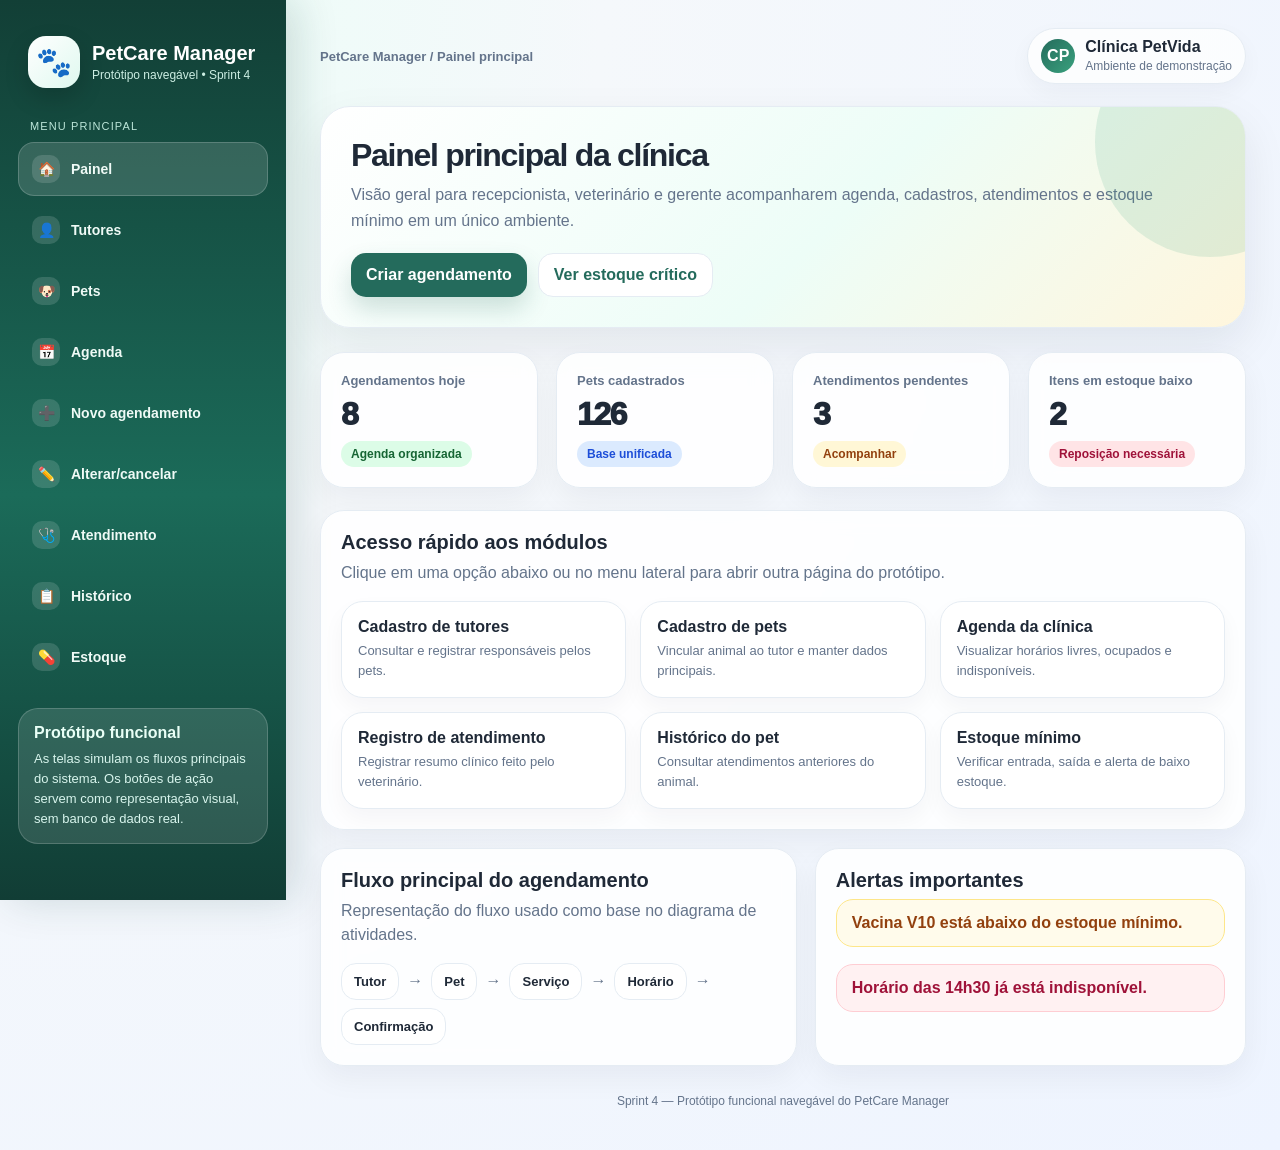
<file: index.html>
<!DOCTYPE html><html lang="pt-BR"><head><meta charset="UTF-8"><meta name="viewport" content="width=device-width,initial-scale=1.0"><title>Painel principal | PetCare Manager</title><link rel="stylesheet" href="assets/style.css"></head><body><div class="layout"><aside class="sidebar"><div class="brand"><div class="logo">🐾</div><div><h1>PetCare Manager</h1><p>Protótipo navegável • Sprint 4</p></div></div><div class="menu-title">Menu principal</div><nav class="nav"><a class="active" href="index.html"><span class="ico">🏠</span>Painel</a>
<a class="" href="tutores.html"><span class="ico">👤</span>Tutores</a>
<a class="" href="pets.html"><span class="ico">🐶</span>Pets</a>
<a class="" href="agenda.html"><span class="ico">📅</span>Agenda</a>
<a class="" href="novo-agendamento.html"><span class="ico">➕</span>Novo agendamento</a>
<a class="" href="alterar-agendamento.html"><span class="ico">✏️</span>Alterar/cancelar</a>
<a class="" href="atendimento.html"><span class="ico">🩺</span>Atendimento</a>
<a class="" href="historico.html"><span class="ico">📋</span>Histórico</a>
<a class="" href="estoque.html"><span class="ico">💊</span>Estoque</a></nav><div class="side-card"><strong>Protótipo funcional</strong><span>As telas simulam os fluxos principais do sistema. Os botões de ação servem como representação visual, sem banco de dados real.</span></div></aside><main class="content"><div class="topbar"><div class="breadcrumbs">PetCare Manager / Painel principal</div><div class="user-chip"><div class="avatar">CP</div><div><strong>Clínica PetVida</strong><br><span style="font-size:12px;color:var(--muted)">Ambiente de demonstração</span></div></div></div><section class="hero"><h2>Painel principal da clínica</h2><p>Visão geral para recepcionista, veterinário e gerente acompanharem agenda, cadastros, atendimentos e estoque mínimo em um único ambiente.</p><div class="hero-actions"><a class="btn" href="novo-agendamento.html">Criar agendamento</a><a class="btn secondary" href="estoque.html">Ver estoque crítico</a></div></section>
<section class="grid kpis"><div class="card"><div class="kpi-label">Agendamentos hoje</div><div class="kpi-value">8</div><span class="badge ok">Agenda organizada</span></div><div class="card"><div class="kpi-label">Pets cadastrados</div><div class="kpi-value">126</div><span class="badge info">Base unificada</span></div><div class="card"><div class="kpi-label">Atendimentos pendentes</div><div class="kpi-value">3</div><span class="badge warn">Acompanhar</span></div><div class="card"><div class="kpi-label">Itens em estoque baixo</div><div class="kpi-value">2</div><span class="badge danger">Reposição necessária</span></div></section>
<section class="card"><h3>Acesso rápido aos módulos</h3><p class="desc">Clique em uma opção abaixo ou no menu lateral para abrir outra página do protótipo.</p><div class="page-links"><a class="link-card" href="tutores.html"><strong>Cadastro de tutores</strong><span>Consultar e registrar responsáveis pelos pets.</span></a><a class="link-card" href="pets.html"><strong>Cadastro de pets</strong><span>Vincular animal ao tutor e manter dados principais.</span></a><a class="link-card" href="agenda.html"><strong>Agenda da clínica</strong><span>Visualizar horários livres, ocupados e indisponíveis.</span></a><a class="link-card" href="atendimento.html"><strong>Registro de atendimento</strong><span>Registrar resumo clínico feito pelo veterinário.</span></a><a class="link-card" href="historico.html"><strong>Histórico do pet</strong><span>Consultar atendimentos anteriores do animal.</span></a><a class="link-card" href="estoque.html"><strong>Estoque mínimo</strong><span>Verificar entrada, saída e alerta de baixo estoque.</span></a></div></section>
<section class="grid cards-2" style="margin-top:18px"><div class="card"><h3>Fluxo principal do agendamento</h3><p class="desc">Representação do fluxo usado como base no diagrama de atividades.</p><div class="mini-flow"><span class="step">Tutor</span><span class="arrow">→</span><span class="step">Pet</span><span class="arrow">→</span><span class="step">Serviço</span><span class="arrow">→</span><span class="step">Horário</span><span class="arrow">→</span><span class="step">Confirmação</span></div></div><div class="card"><h3>Alertas importantes</h3><div class="feedback warn">Vacina V10 está abaixo do estoque mínimo.</div><div class="feedback error">Horário das 14h30 já está indisponível.</div></div></section><div class="footer">Sprint 4 — Protótipo funcional navegável do PetCare Manager</div></main></div></body></html>
</file>
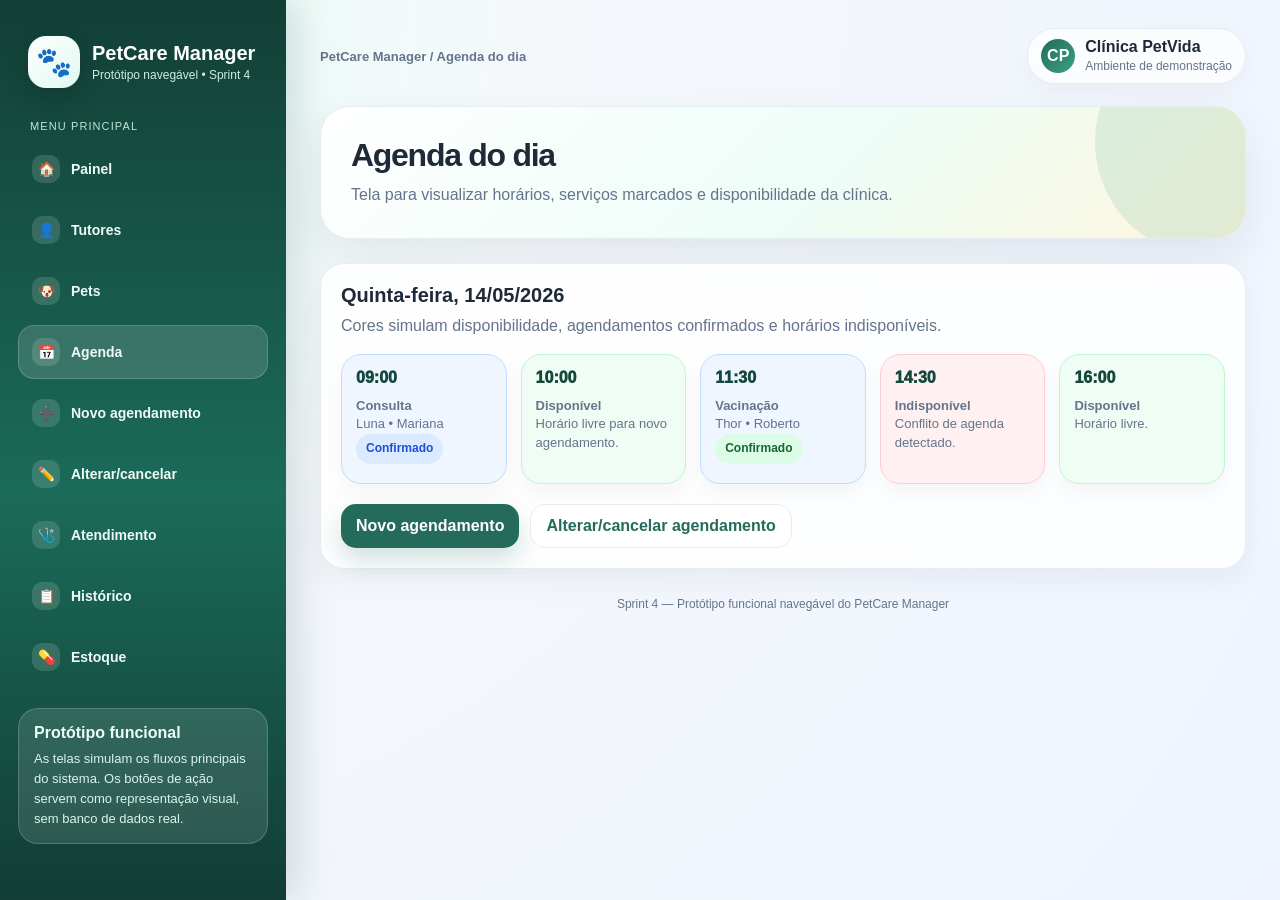
<file: agenda.html>
<!DOCTYPE html><html lang="pt-BR"><head><meta charset="UTF-8"><meta name="viewport" content="width=device-width,initial-scale=1.0"><title>Agenda do dia | PetCare Manager</title><link rel="stylesheet" href="assets/style.css"></head><body><div class="layout"><aside class="sidebar"><div class="brand"><div class="logo">🐾</div><div><h1>PetCare Manager</h1><p>Protótipo navegável • Sprint 4</p></div></div><div class="menu-title">Menu principal</div><nav class="nav"><a class="" href="index.html"><span class="ico">🏠</span>Painel</a>
<a class="" href="tutores.html"><span class="ico">👤</span>Tutores</a>
<a class="" href="pets.html"><span class="ico">🐶</span>Pets</a>
<a class="active" href="agenda.html"><span class="ico">📅</span>Agenda</a>
<a class="" href="novo-agendamento.html"><span class="ico">➕</span>Novo agendamento</a>
<a class="" href="alterar-agendamento.html"><span class="ico">✏️</span>Alterar/cancelar</a>
<a class="" href="atendimento.html"><span class="ico">🩺</span>Atendimento</a>
<a class="" href="historico.html"><span class="ico">📋</span>Histórico</a>
<a class="" href="estoque.html"><span class="ico">💊</span>Estoque</a></nav><div class="side-card"><strong>Protótipo funcional</strong><span>As telas simulam os fluxos principais do sistema. Os botões de ação servem como representação visual, sem banco de dados real.</span></div></aside><main class="content"><div class="topbar"><div class="breadcrumbs">PetCare Manager / Agenda do dia</div><div class="user-chip"><div class="avatar">CP</div><div><strong>Clínica PetVida</strong><br><span style="font-size:12px;color:var(--muted)">Ambiente de demonstração</span></div></div></div><section class="hero"><h2>Agenda do dia</h2><p>Tela para visualizar horários, serviços marcados e disponibilidade da clínica.</p></section>
<section class="card"><h3>Quinta-feira, 14/05/2026</h3><p class="desc">Cores simulam disponibilidade, agendamentos confirmados e horários indisponíveis.</p><div class="agenda-grid"><div class="slot busy"><time>09:00</time><p><strong>Consulta</strong><br>Luna • Mariana<br><span class="badge info">Confirmado</span></p></div><div class="slot free"><time>10:00</time><p><strong>Disponível</strong><br>Horário livre para novo agendamento.</p></div><div class="slot busy"><time>11:30</time><p><strong>Vacinação</strong><br>Thor • Roberto<br><span class="badge ok">Confirmado</span></p></div><div class="slot alert"><time>14:30</time><p><strong>Indisponível</strong><br>Conflito de agenda detectado.</p></div><div class="slot free"><time>16:00</time><p><strong>Disponível</strong><br>Horário livre.</p></div></div><div class="hero-actions"><a class="btn" href="novo-agendamento.html">Novo agendamento</a><a class="btn secondary" href="alterar-agendamento.html">Alterar/cancelar agendamento</a></div></section><div class="footer">Sprint 4 — Protótipo funcional navegável do PetCare Manager</div></main></div></body></html>
</file>
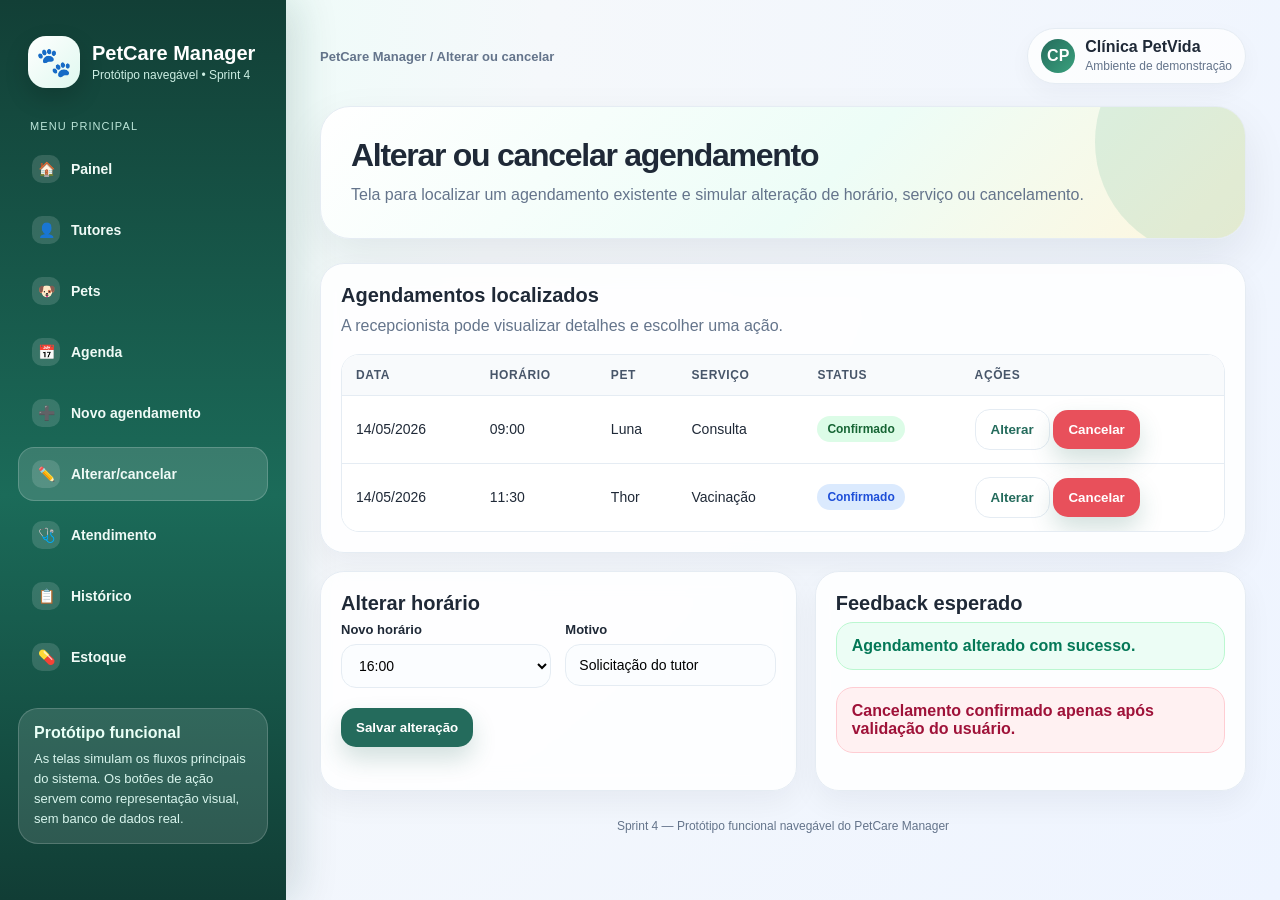
<file: alterar-agendamento.html>
<!DOCTYPE html><html lang="pt-BR"><head><meta charset="UTF-8"><meta name="viewport" content="width=device-width,initial-scale=1.0"><title>Alterar ou cancelar | PetCare Manager</title><link rel="stylesheet" href="assets/style.css"></head><body><div class="layout"><aside class="sidebar"><div class="brand"><div class="logo">🐾</div><div><h1>PetCare Manager</h1><p>Protótipo navegável • Sprint 4</p></div></div><div class="menu-title">Menu principal</div><nav class="nav"><a class="" href="index.html"><span class="ico">🏠</span>Painel</a>
<a class="" href="tutores.html"><span class="ico">👤</span>Tutores</a>
<a class="" href="pets.html"><span class="ico">🐶</span>Pets</a>
<a class="" href="agenda.html"><span class="ico">📅</span>Agenda</a>
<a class="" href="novo-agendamento.html"><span class="ico">➕</span>Novo agendamento</a>
<a class="active" href="alterar-agendamento.html"><span class="ico">✏️</span>Alterar/cancelar</a>
<a class="" href="atendimento.html"><span class="ico">🩺</span>Atendimento</a>
<a class="" href="historico.html"><span class="ico">📋</span>Histórico</a>
<a class="" href="estoque.html"><span class="ico">💊</span>Estoque</a></nav><div class="side-card"><strong>Protótipo funcional</strong><span>As telas simulam os fluxos principais do sistema. Os botões de ação servem como representação visual, sem banco de dados real.</span></div></aside><main class="content"><div class="topbar"><div class="breadcrumbs">PetCare Manager / Alterar ou cancelar</div><div class="user-chip"><div class="avatar">CP</div><div><strong>Clínica PetVida</strong><br><span style="font-size:12px;color:var(--muted)">Ambiente de demonstração</span></div></div></div><section class="hero"><h2>Alterar ou cancelar agendamento</h2><p>Tela para localizar um agendamento existente e simular alteração de horário, serviço ou cancelamento.</p></section>
<section class="card"><h3>Agendamentos localizados</h3><p class="desc">A recepcionista pode visualizar detalhes e escolher uma ação.</p><div class="table-wrap"><table><tr><th>Data</th><th>Horário</th><th>Pet</th><th>Serviço</th><th>Status</th><th>Ações</th></tr><tr><td>14/05/2026</td><td>09:00</td><td>Luna</td><td>Consulta</td><td><span class="badge ok">Confirmado</span></td><td><button class="btn secondary">Alterar</button> <button class="btn danger">Cancelar</button></td></tr><tr><td>14/05/2026</td><td>11:30</td><td>Thor</td><td>Vacinação</td><td><span class="badge info">Confirmado</span></td><td><button class="btn secondary">Alterar</button> <button class="btn danger">Cancelar</button></td></tr></table></div></section><section class="grid cards-2" style="margin-top:18px"><div class="card"><h3>Alterar horário</h3><div class="form-grid"><div class="field"><label>Novo horário</label><select><option>16:00</option><option>17:00</option></select></div><div class="field"><label>Motivo</label><input value="Solicitação do tutor"></div></div><div class="hero-actions"><button class="btn">Salvar alteração</button></div></div><div class="card"><h3>Feedback esperado</h3><div class="feedback success">Agendamento alterado com sucesso.</div><div class="feedback error">Cancelamento confirmado apenas após validação do usuário.</div></div></section><div class="footer">Sprint 4 — Protótipo funcional navegável do PetCare Manager</div></main></div></body></html>
</file>
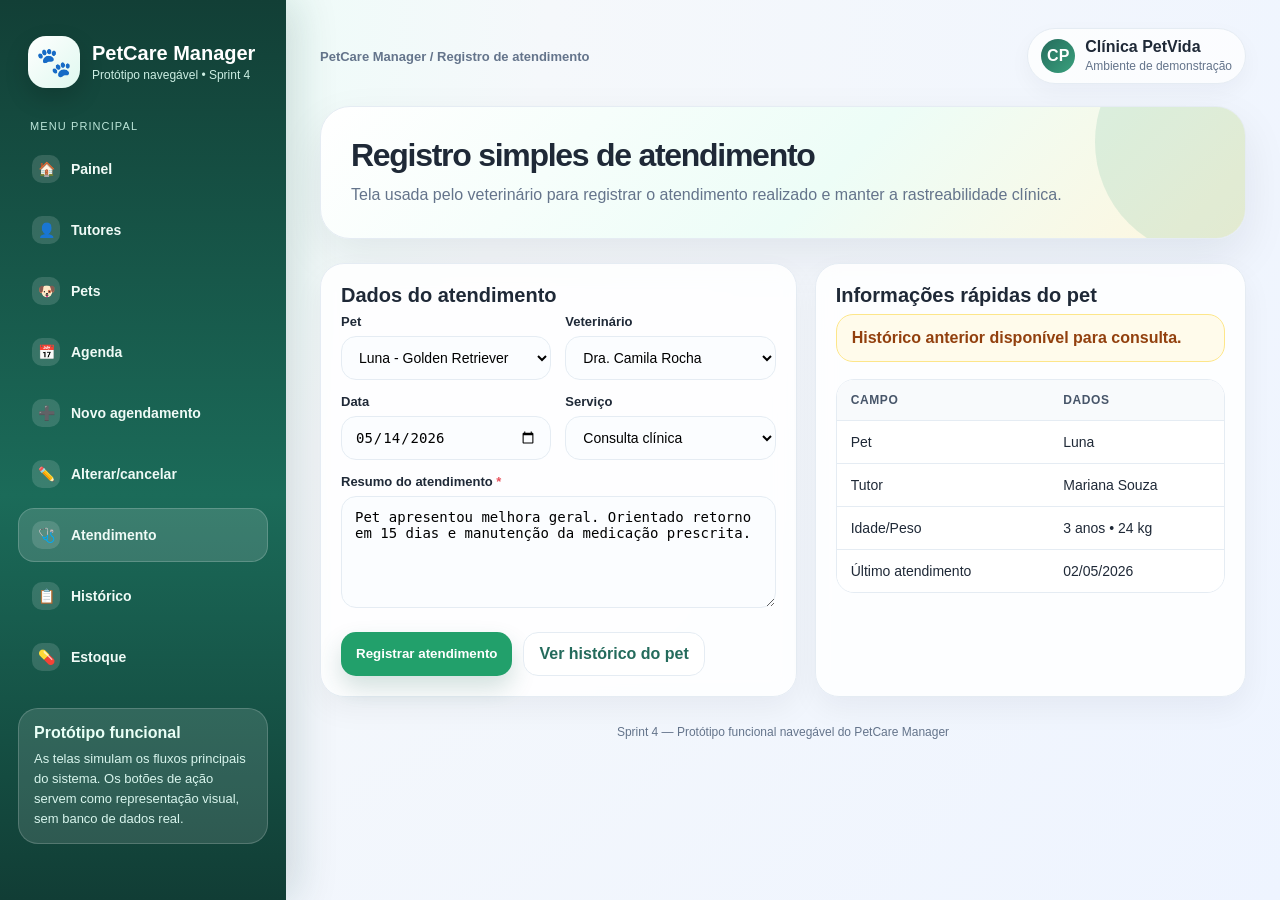
<file: atendimento.html>
<!DOCTYPE html><html lang="pt-BR"><head><meta charset="UTF-8"><meta name="viewport" content="width=device-width,initial-scale=1.0"><title>Registro de atendimento | PetCare Manager</title><link rel="stylesheet" href="assets/style.css"></head><body><div class="layout"><aside class="sidebar"><div class="brand"><div class="logo">🐾</div><div><h1>PetCare Manager</h1><p>Protótipo navegável • Sprint 4</p></div></div><div class="menu-title">Menu principal</div><nav class="nav"><a class="" href="index.html"><span class="ico">🏠</span>Painel</a>
<a class="" href="tutores.html"><span class="ico">👤</span>Tutores</a>
<a class="" href="pets.html"><span class="ico">🐶</span>Pets</a>
<a class="" href="agenda.html"><span class="ico">📅</span>Agenda</a>
<a class="" href="novo-agendamento.html"><span class="ico">➕</span>Novo agendamento</a>
<a class="" href="alterar-agendamento.html"><span class="ico">✏️</span>Alterar/cancelar</a>
<a class="active" href="atendimento.html"><span class="ico">🩺</span>Atendimento</a>
<a class="" href="historico.html"><span class="ico">📋</span>Histórico</a>
<a class="" href="estoque.html"><span class="ico">💊</span>Estoque</a></nav><div class="side-card"><strong>Protótipo funcional</strong><span>As telas simulam os fluxos principais do sistema. Os botões de ação servem como representação visual, sem banco de dados real.</span></div></aside><main class="content"><div class="topbar"><div class="breadcrumbs">PetCare Manager / Registro de atendimento</div><div class="user-chip"><div class="avatar">CP</div><div><strong>Clínica PetVida</strong><br><span style="font-size:12px;color:var(--muted)">Ambiente de demonstração</span></div></div></div><section class="hero"><h2>Registro simples de atendimento</h2><p>Tela usada pelo veterinário para registrar o atendimento realizado e manter a rastreabilidade clínica.</p></section>
<section class="grid cards-2"><div class="card"><h3>Dados do atendimento</h3><div class="form-grid"><div class="field"><label>Pet</label><select><option>Luna - Golden Retriever</option></select></div><div class="field"><label>Veterinário</label><select><option>Dra. Camila Rocha</option></select></div><div class="field"><label>Data</label><input type="date" value="2026-05-14"></div><div class="field"><label>Serviço</label><select><option>Consulta clínica</option></select></div><div class="field" style="grid-column:1/-1"><label>Resumo do atendimento <span class="required">*</span></label><textarea>Pet apresentou melhora geral. Orientado retorno em 15 dias e manutenção da medicação prescrita.</textarea></div></div><div class="hero-actions"><button class="btn ok">Registrar atendimento</button><a class="btn secondary" href="historico.html">Ver histórico do pet</a></div></div><div class="card"><h3>Informações rápidas do pet</h3><div class="feedback warn">Histórico anterior disponível para consulta.</div><div class="table-wrap"><table><tr><th>Campo</th><th>Dados</th></tr><tr><td>Pet</td><td>Luna</td></tr><tr><td>Tutor</td><td>Mariana Souza</td></tr><tr><td>Idade/Peso</td><td>3 anos • 24 kg</td></tr><tr><td>Último atendimento</td><td>02/05/2026</td></tr></table></div></div></section><div class="footer">Sprint 4 — Protótipo funcional navegável do PetCare Manager</div></main></div></body></html>
</file>
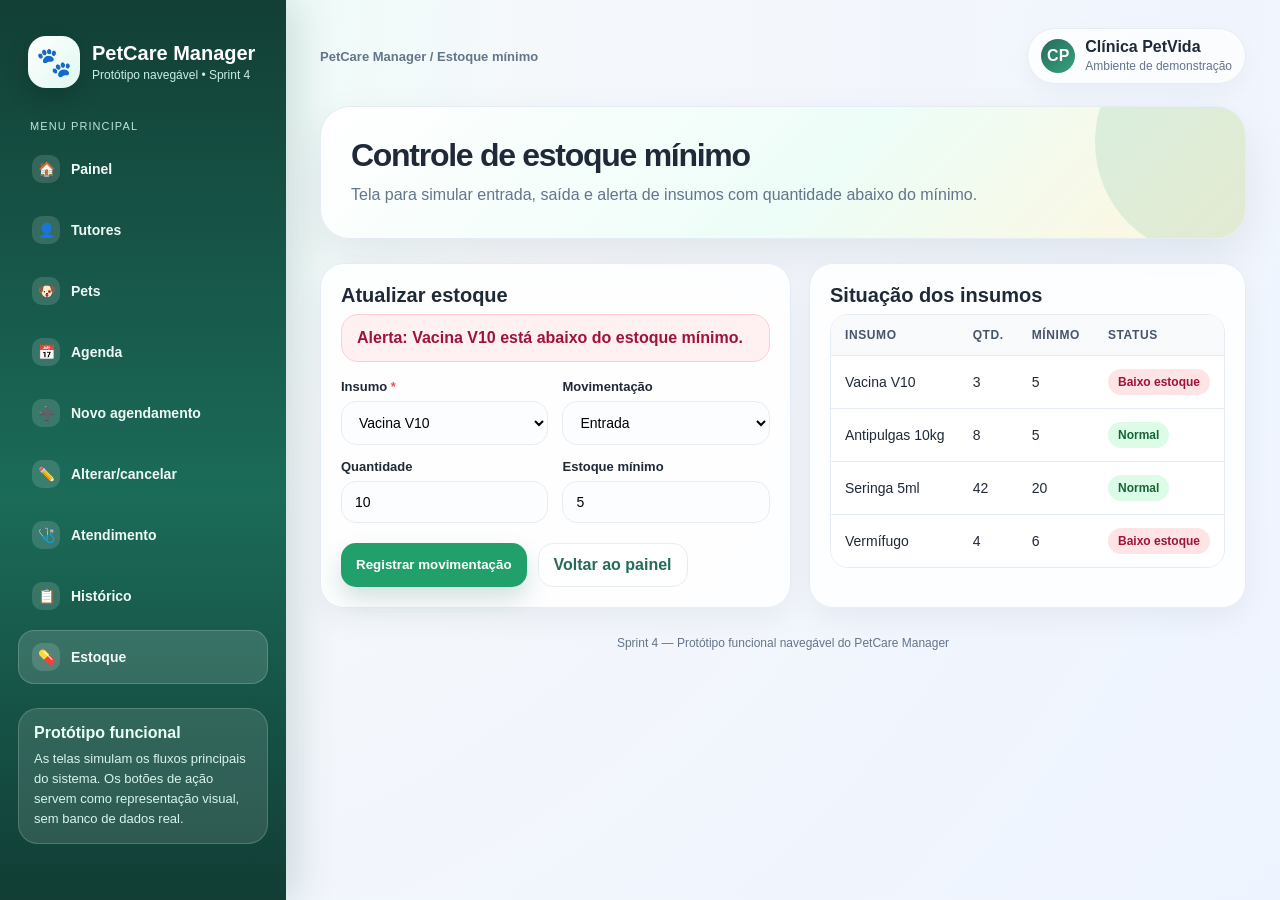
<file: estoque.html>
<!DOCTYPE html><html lang="pt-BR"><head><meta charset="UTF-8"><meta name="viewport" content="width=device-width,initial-scale=1.0"><title>Estoque mínimo | PetCare Manager</title><link rel="stylesheet" href="assets/style.css"></head><body><div class="layout"><aside class="sidebar"><div class="brand"><div class="logo">🐾</div><div><h1>PetCare Manager</h1><p>Protótipo navegável • Sprint 4</p></div></div><div class="menu-title">Menu principal</div><nav class="nav"><a class="" href="index.html"><span class="ico">🏠</span>Painel</a>
<a class="" href="tutores.html"><span class="ico">👤</span>Tutores</a>
<a class="" href="pets.html"><span class="ico">🐶</span>Pets</a>
<a class="" href="agenda.html"><span class="ico">📅</span>Agenda</a>
<a class="" href="novo-agendamento.html"><span class="ico">➕</span>Novo agendamento</a>
<a class="" href="alterar-agendamento.html"><span class="ico">✏️</span>Alterar/cancelar</a>
<a class="" href="atendimento.html"><span class="ico">🩺</span>Atendimento</a>
<a class="" href="historico.html"><span class="ico">📋</span>Histórico</a>
<a class="active" href="estoque.html"><span class="ico">💊</span>Estoque</a></nav><div class="side-card"><strong>Protótipo funcional</strong><span>As telas simulam os fluxos principais do sistema. Os botões de ação servem como representação visual, sem banco de dados real.</span></div></aside><main class="content"><div class="topbar"><div class="breadcrumbs">PetCare Manager / Estoque mínimo</div><div class="user-chip"><div class="avatar">CP</div><div><strong>Clínica PetVida</strong><br><span style="font-size:12px;color:var(--muted)">Ambiente de demonstração</span></div></div></div><section class="hero"><h2>Controle de estoque mínimo</h2><p>Tela para simular entrada, saída e alerta de insumos com quantidade abaixo do mínimo.</p></section>
<section class="grid cards-2"><div class="card"><h3>Atualizar estoque</h3><div class="feedback error">Alerta: Vacina V10 está abaixo do estoque mínimo.</div><div class="form-grid"><div class="field"><label>Insumo <span class="required">*</span></label><select><option>Vacina V10</option><option>Antipulgas 10kg</option><option>Seringa 5ml</option></select></div><div class="field"><label>Movimentação</label><select><option>Entrada</option><option>Saída</option></select></div><div class="field"><label>Quantidade</label><input value="10"></div><div class="field"><label>Estoque mínimo</label><input value="5"></div></div><div class="hero-actions"><button class="btn ok">Registrar movimentação</button><a class="btn secondary" href="index.html">Voltar ao painel</a></div></div><div class="card"><h3>Situação dos insumos</h3><div class="table-wrap"><table><tr><th>Insumo</th><th>Qtd.</th><th>Mínimo</th><th>Status</th></tr><tr><td>Vacina V10</td><td>3</td><td>5</td><td><span class="badge danger">Baixo estoque</span></td></tr><tr><td>Antipulgas 10kg</td><td>8</td><td>5</td><td><span class="badge ok">Normal</span></td></tr><tr><td>Seringa 5ml</td><td>42</td><td>20</td><td><span class="badge ok">Normal</span></td></tr><tr><td>Vermífugo</td><td>4</td><td>6</td><td><span class="badge danger">Baixo estoque</span></td></tr></table></div></div></section><div class="footer">Sprint 4 — Protótipo funcional navegável do PetCare Manager</div></main></div></body></html>
</file>
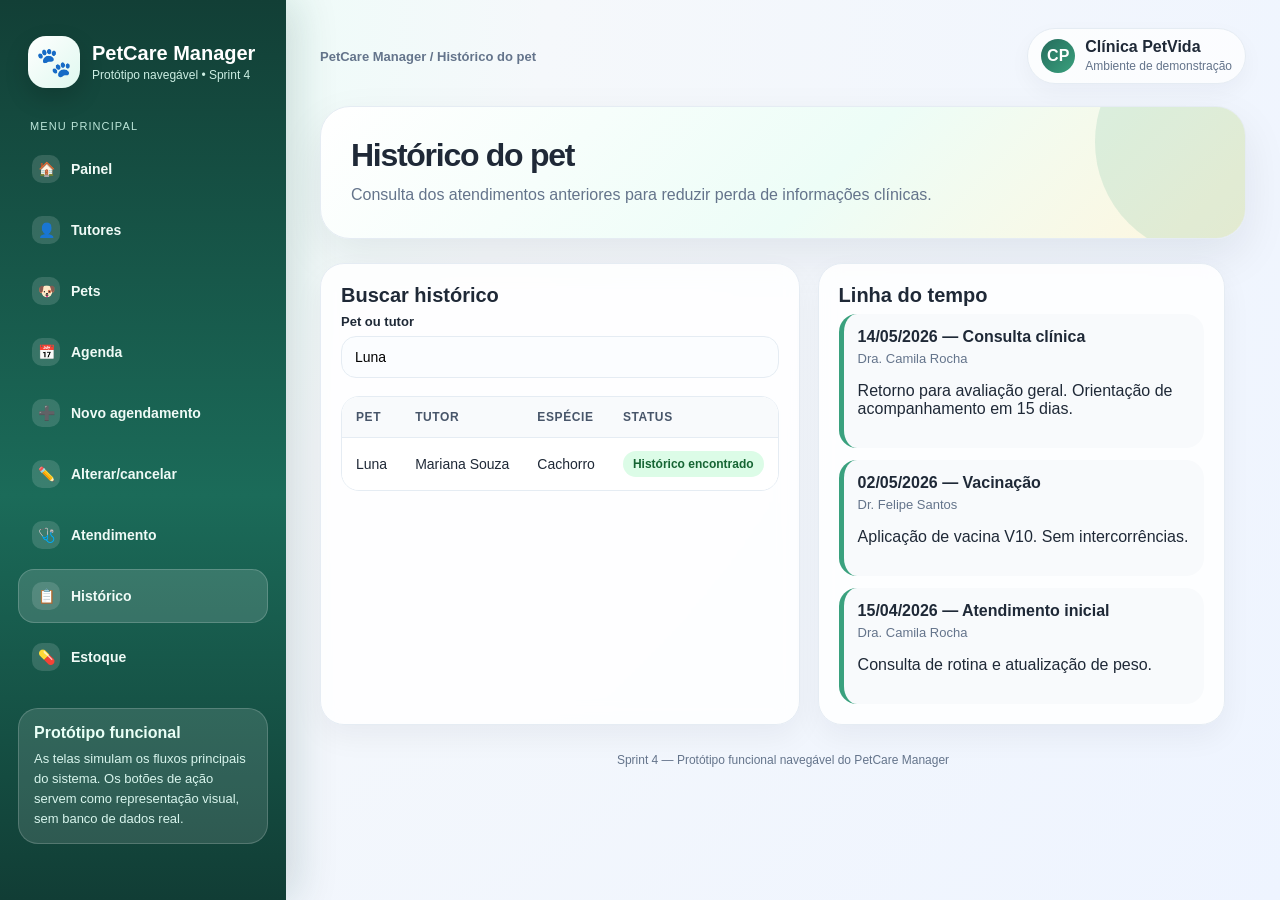
<file: historico.html>
<!DOCTYPE html><html lang="pt-BR"><head><meta charset="UTF-8"><meta name="viewport" content="width=device-width,initial-scale=1.0"><title>Histórico do pet | PetCare Manager</title><link rel="stylesheet" href="assets/style.css"></head><body><div class="layout"><aside class="sidebar"><div class="brand"><div class="logo">🐾</div><div><h1>PetCare Manager</h1><p>Protótipo navegável • Sprint 4</p></div></div><div class="menu-title">Menu principal</div><nav class="nav"><a class="" href="index.html"><span class="ico">🏠</span>Painel</a>
<a class="" href="tutores.html"><span class="ico">👤</span>Tutores</a>
<a class="" href="pets.html"><span class="ico">🐶</span>Pets</a>
<a class="" href="agenda.html"><span class="ico">📅</span>Agenda</a>
<a class="" href="novo-agendamento.html"><span class="ico">➕</span>Novo agendamento</a>
<a class="" href="alterar-agendamento.html"><span class="ico">✏️</span>Alterar/cancelar</a>
<a class="" href="atendimento.html"><span class="ico">🩺</span>Atendimento</a>
<a class="active" href="historico.html"><span class="ico">📋</span>Histórico</a>
<a class="" href="estoque.html"><span class="ico">💊</span>Estoque</a></nav><div class="side-card"><strong>Protótipo funcional</strong><span>As telas simulam os fluxos principais do sistema. Os botões de ação servem como representação visual, sem banco de dados real.</span></div></aside><main class="content"><div class="topbar"><div class="breadcrumbs">PetCare Manager / Histórico do pet</div><div class="user-chip"><div class="avatar">CP</div><div><strong>Clínica PetVida</strong><br><span style="font-size:12px;color:var(--muted)">Ambiente de demonstração</span></div></div></div><section class="hero"><h2>Histórico do pet</h2><p>Consulta dos atendimentos anteriores para reduzir perda de informações clínicas.</p></section>
<section class="grid cards-2"><div class="card"><h3>Buscar histórico</h3><div class="field"><label>Pet ou tutor</label><input value="Luna"></div><br><div class="table-wrap"><table><tr><th>Pet</th><th>Tutor</th><th>Espécie</th><th>Status</th></tr><tr><td>Luna</td><td>Mariana Souza</td><td>Cachorro</td><td><span class="badge ok">Histórico encontrado</span></td></tr></table></div></div><div class="card"><h3>Linha do tempo</h3><div class="history"><div class="history-item"><strong>14/05/2026 — Consulta clínica</strong><span>Dra. Camila Rocha</span><p>Retorno para avaliação geral. Orientação de acompanhamento em 15 dias.</p></div><div class="history-item"><strong>02/05/2026 — Vacinação</strong><span>Dr. Felipe Santos</span><p>Aplicação de vacina V10. Sem intercorrências.</p></div><div class="history-item"><strong>15/04/2026 — Atendimento inicial</strong><span>Dra. Camila Rocha</span><p>Consulta de rotina e atualização de peso.</p></div></div></div></section><div class="footer">Sprint 4 — Protótipo funcional navegável do PetCare Manager</div></main></div></body></html>
</file>
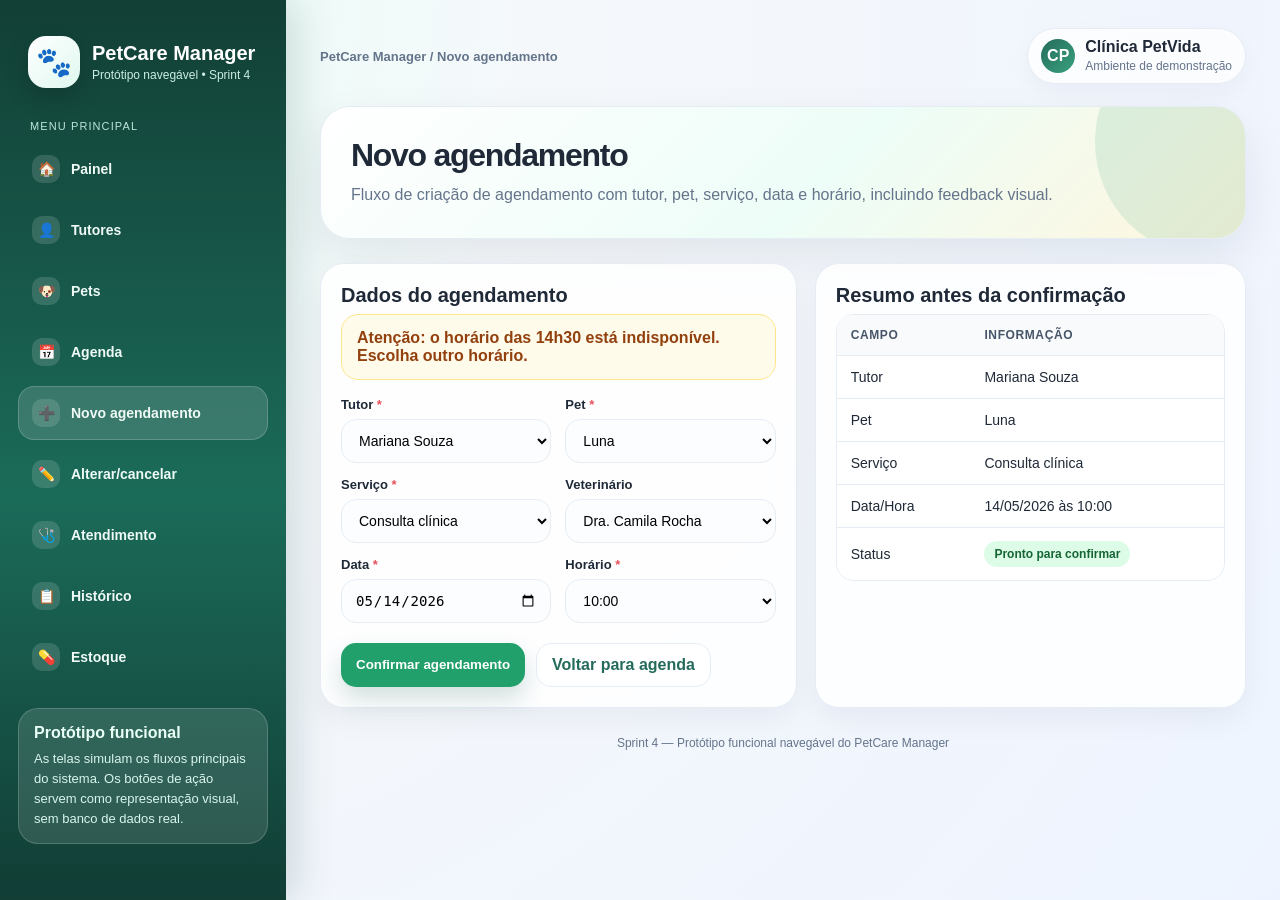
<file: novo-agendamento.html>
<!DOCTYPE html><html lang="pt-BR"><head><meta charset="UTF-8"><meta name="viewport" content="width=device-width,initial-scale=1.0"><title>Novo agendamento | PetCare Manager</title><link rel="stylesheet" href="assets/style.css"></head><body><div class="layout"><aside class="sidebar"><div class="brand"><div class="logo">🐾</div><div><h1>PetCare Manager</h1><p>Protótipo navegável • Sprint 4</p></div></div><div class="menu-title">Menu principal</div><nav class="nav"><a class="" href="index.html"><span class="ico">🏠</span>Painel</a>
<a class="" href="tutores.html"><span class="ico">👤</span>Tutores</a>
<a class="" href="pets.html"><span class="ico">🐶</span>Pets</a>
<a class="" href="agenda.html"><span class="ico">📅</span>Agenda</a>
<a class="active" href="novo-agendamento.html"><span class="ico">➕</span>Novo agendamento</a>
<a class="" href="alterar-agendamento.html"><span class="ico">✏️</span>Alterar/cancelar</a>
<a class="" href="atendimento.html"><span class="ico">🩺</span>Atendimento</a>
<a class="" href="historico.html"><span class="ico">📋</span>Histórico</a>
<a class="" href="estoque.html"><span class="ico">💊</span>Estoque</a></nav><div class="side-card"><strong>Protótipo funcional</strong><span>As telas simulam os fluxos principais do sistema. Os botões de ação servem como representação visual, sem banco de dados real.</span></div></aside><main class="content"><div class="topbar"><div class="breadcrumbs">PetCare Manager / Novo agendamento</div><div class="user-chip"><div class="avatar">CP</div><div><strong>Clínica PetVida</strong><br><span style="font-size:12px;color:var(--muted)">Ambiente de demonstração</span></div></div></div><section class="hero"><h2>Novo agendamento</h2><p>Fluxo de criação de agendamento com tutor, pet, serviço, data e horário, incluindo feedback visual.</p></section>
<section class="grid cards-2"><div class="card"><h3>Dados do agendamento</h3><div class="feedback warn">Atenção: o horário das 14h30 está indisponível. Escolha outro horário.</div><div class="form-grid"><div class="field"><label>Tutor <span class="required">*</span></label><select><option>Mariana Souza</option></select></div><div class="field"><label>Pet <span class="required">*</span></label><select><option>Luna</option></select></div><div class="field"><label>Serviço <span class="required">*</span></label><select><option>Consulta clínica</option><option>Vacinação</option><option>Retorno</option></select></div><div class="field"><label>Veterinário</label><select><option>Dra. Camila Rocha</option></select></div><div class="field"><label>Data <span class="required">*</span></label><input type="date" value="2026-05-14"></div><div class="field"><label>Horário <span class="required">*</span></label><select><option>10:00</option><option>16:00</option></select></div></div><div class="hero-actions"><button class="btn ok">Confirmar agendamento</button><a class="btn secondary" href="agenda.html">Voltar para agenda</a></div></div><div class="card"><h3>Resumo antes da confirmação</h3><div class="table-wrap"><table><tr><th>Campo</th><th>Informação</th></tr><tr><td>Tutor</td><td>Mariana Souza</td></tr><tr><td>Pet</td><td>Luna</td></tr><tr><td>Serviço</td><td>Consulta clínica</td></tr><tr><td>Data/Hora</td><td>14/05/2026 às 10:00</td></tr><tr><td>Status</td><td><span class="badge ok">Pronto para confirmar</span></td></tr></table></div></div></section><div class="footer">Sprint 4 — Protótipo funcional navegável do PetCare Manager</div></main></div></body></html>
</file>
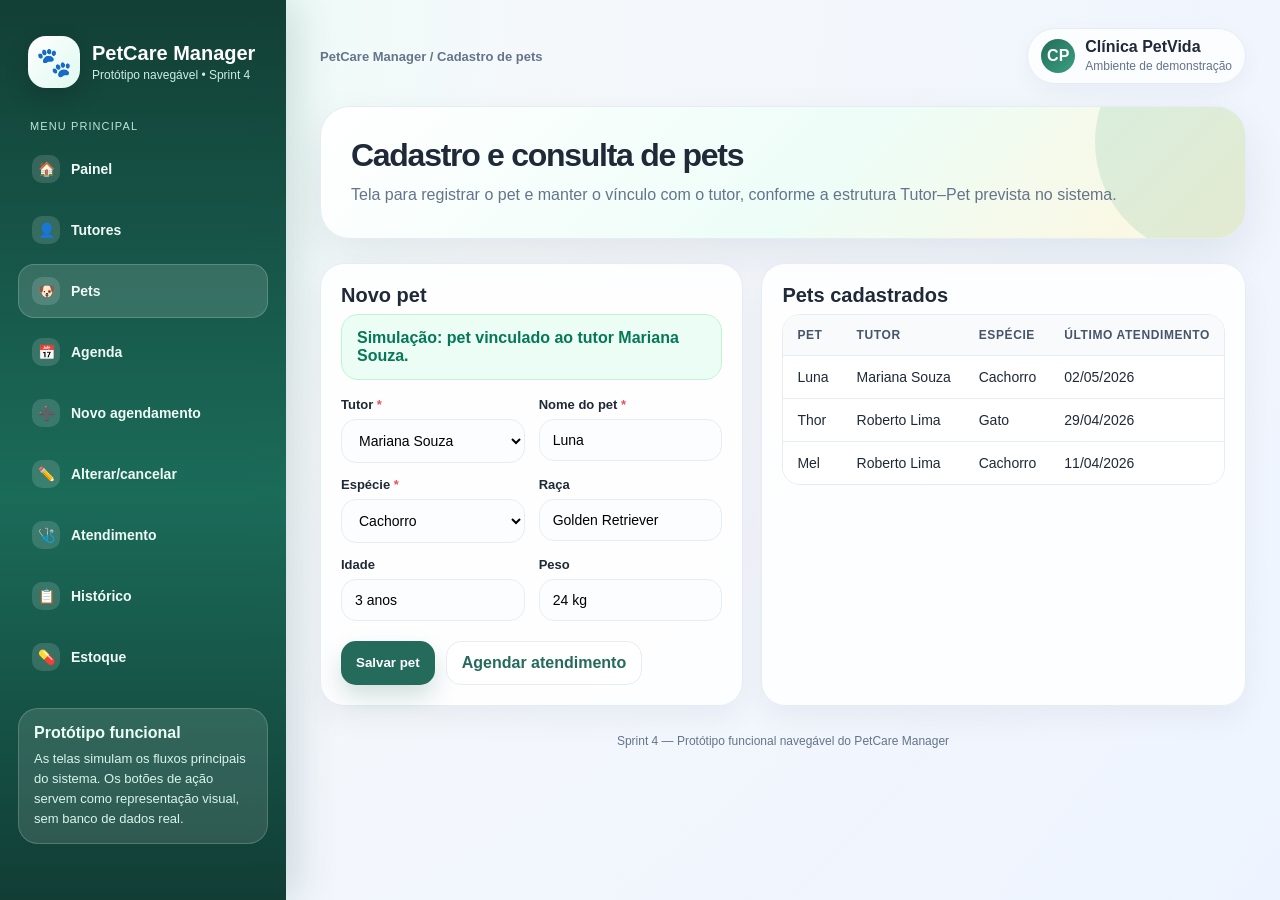
<file: pets.html>
<!DOCTYPE html><html lang="pt-BR"><head><meta charset="UTF-8"><meta name="viewport" content="width=device-width,initial-scale=1.0"><title>Cadastro de pets | PetCare Manager</title><link rel="stylesheet" href="assets/style.css"></head><body><div class="layout"><aside class="sidebar"><div class="brand"><div class="logo">🐾</div><div><h1>PetCare Manager</h1><p>Protótipo navegável • Sprint 4</p></div></div><div class="menu-title">Menu principal</div><nav class="nav"><a class="" href="index.html"><span class="ico">🏠</span>Painel</a>
<a class="" href="tutores.html"><span class="ico">👤</span>Tutores</a>
<a class="active" href="pets.html"><span class="ico">🐶</span>Pets</a>
<a class="" href="agenda.html"><span class="ico">📅</span>Agenda</a>
<a class="" href="novo-agendamento.html"><span class="ico">➕</span>Novo agendamento</a>
<a class="" href="alterar-agendamento.html"><span class="ico">✏️</span>Alterar/cancelar</a>
<a class="" href="atendimento.html"><span class="ico">🩺</span>Atendimento</a>
<a class="" href="historico.html"><span class="ico">📋</span>Histórico</a>
<a class="" href="estoque.html"><span class="ico">💊</span>Estoque</a></nav><div class="side-card"><strong>Protótipo funcional</strong><span>As telas simulam os fluxos principais do sistema. Os botões de ação servem como representação visual, sem banco de dados real.</span></div></aside><main class="content"><div class="topbar"><div class="breadcrumbs">PetCare Manager / Cadastro de pets</div><div class="user-chip"><div class="avatar">CP</div><div><strong>Clínica PetVida</strong><br><span style="font-size:12px;color:var(--muted)">Ambiente de demonstração</span></div></div></div><section class="hero"><h2>Cadastro e consulta de pets</h2><p>Tela para registrar o pet e manter o vínculo com o tutor, conforme a estrutura Tutor–Pet prevista no sistema.</p></section>
<section class="grid cards-2"><div class="card"><h3>Novo pet</h3><div class="feedback success">Simulação: pet vinculado ao tutor Mariana Souza.</div><div class="form-grid"><div class="field"><label>Tutor <span class="required">*</span></label><select><option>Mariana Souza</option><option>Roberto Lima</option></select></div><div class="field"><label>Nome do pet <span class="required">*</span></label><input value="Luna"></div><div class="field"><label>Espécie <span class="required">*</span></label><select><option>Cachorro</option><option>Gato</option></select></div><div class="field"><label>Raça</label><input value="Golden Retriever"></div><div class="field"><label>Idade</label><input value="3 anos"></div><div class="field"><label>Peso</label><input value="24 kg"></div></div><div class="hero-actions"><button class="btn">Salvar pet</button><a class="btn secondary" href="novo-agendamento.html">Agendar atendimento</a></div></div><div class="card"><h3>Pets cadastrados</h3><div class="table-wrap"><table><tr><th>Pet</th><th>Tutor</th><th>Espécie</th><th>Último atendimento</th></tr><tr><td>Luna</td><td>Mariana Souza</td><td>Cachorro</td><td>02/05/2026</td></tr><tr><td>Thor</td><td>Roberto Lima</td><td>Gato</td><td>29/04/2026</td></tr><tr><td>Mel</td><td>Roberto Lima</td><td>Cachorro</td><td>11/04/2026</td></tr></table></div></div></section><div class="footer">Sprint 4 — Protótipo funcional navegável do PetCare Manager</div></main></div></body></html>
</file>
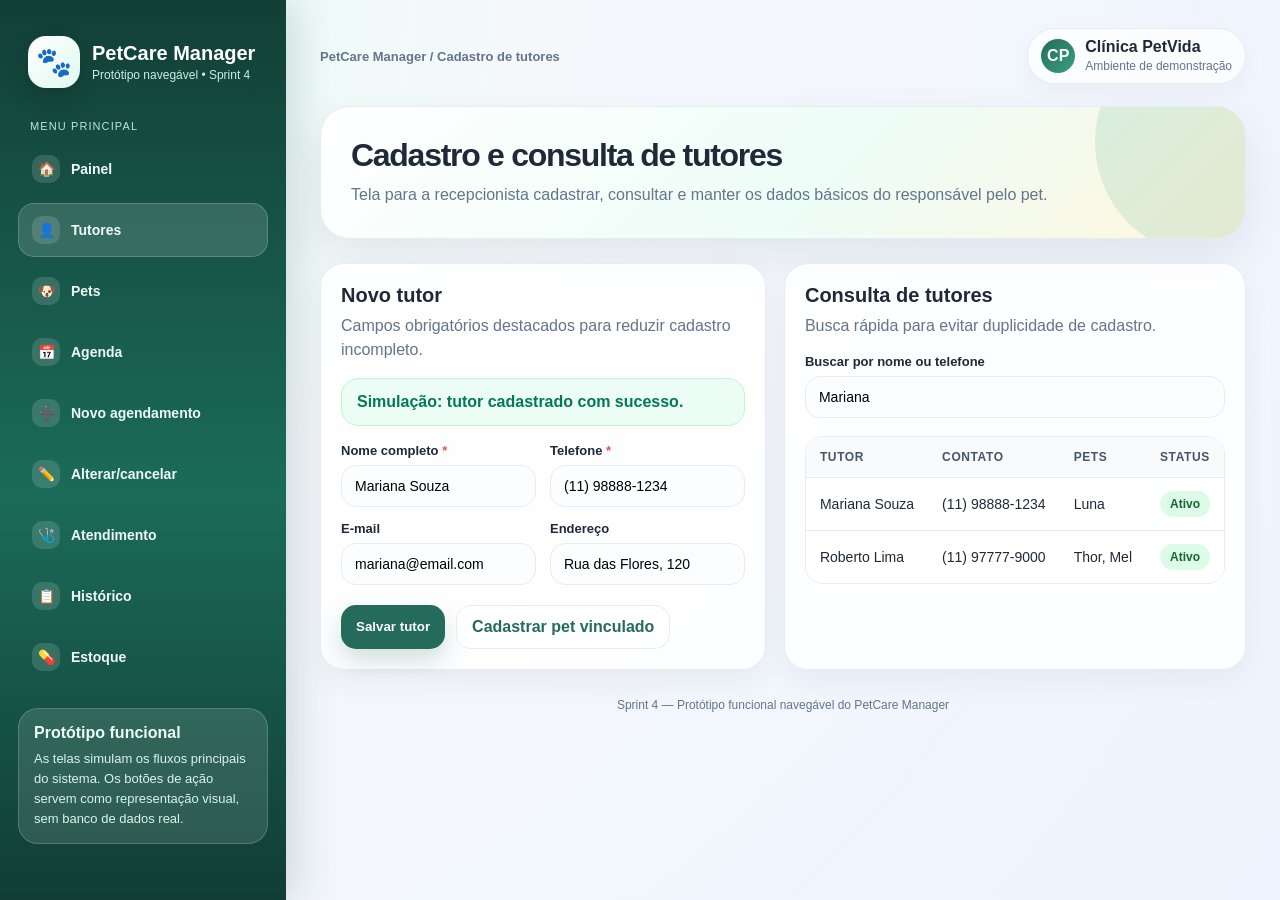
<file: tutores.html>
<!DOCTYPE html><html lang="pt-BR"><head><meta charset="UTF-8"><meta name="viewport" content="width=device-width,initial-scale=1.0"><title>Cadastro de tutores | PetCare Manager</title><link rel="stylesheet" href="assets/style.css"></head><body><div class="layout"><aside class="sidebar"><div class="brand"><div class="logo">🐾</div><div><h1>PetCare Manager</h1><p>Protótipo navegável • Sprint 4</p></div></div><div class="menu-title">Menu principal</div><nav class="nav"><a class="" href="index.html"><span class="ico">🏠</span>Painel</a>
<a class="active" href="tutores.html"><span class="ico">👤</span>Tutores</a>
<a class="" href="pets.html"><span class="ico">🐶</span>Pets</a>
<a class="" href="agenda.html"><span class="ico">📅</span>Agenda</a>
<a class="" href="novo-agendamento.html"><span class="ico">➕</span>Novo agendamento</a>
<a class="" href="alterar-agendamento.html"><span class="ico">✏️</span>Alterar/cancelar</a>
<a class="" href="atendimento.html"><span class="ico">🩺</span>Atendimento</a>
<a class="" href="historico.html"><span class="ico">📋</span>Histórico</a>
<a class="" href="estoque.html"><span class="ico">💊</span>Estoque</a></nav><div class="side-card"><strong>Protótipo funcional</strong><span>As telas simulam os fluxos principais do sistema. Os botões de ação servem como representação visual, sem banco de dados real.</span></div></aside><main class="content"><div class="topbar"><div class="breadcrumbs">PetCare Manager / Cadastro de tutores</div><div class="user-chip"><div class="avatar">CP</div><div><strong>Clínica PetVida</strong><br><span style="font-size:12px;color:var(--muted)">Ambiente de demonstração</span></div></div></div><section class="hero"><h2>Cadastro e consulta de tutores</h2><p>Tela para a recepcionista cadastrar, consultar e manter os dados básicos do responsável pelo pet.</p></section>
<section class="grid cards-2"><div class="card"><h3>Novo tutor</h3><p class="desc">Campos obrigatórios destacados para reduzir cadastro incompleto.</p><div class="feedback success">Simulação: tutor cadastrado com sucesso.</div><div class="form-grid"><div class="field"><label>Nome completo <span class="required">*</span></label><input value="Mariana Souza"></div><div class="field"><label>Telefone <span class="required">*</span></label><input value="(11) 98888-1234"></div><div class="field"><label>E-mail</label><input value="mariana@email.com"></div><div class="field"><label>Endereço</label><input value="Rua das Flores, 120"></div></div><div class="hero-actions"><button class="btn">Salvar tutor</button><a class="btn secondary" href="pets.html">Cadastrar pet vinculado</a></div></div><div class="card"><h3>Consulta de tutores</h3><p class="desc">Busca rápida para evitar duplicidade de cadastro.</p><div class="field"><label>Buscar por nome ou telefone</label><input value="Mariana"></div><br><div class="table-wrap"><table><tr><th>Tutor</th><th>Contato</th><th>Pets</th><th>Status</th></tr><tr><td>Mariana Souza</td><td>(11) 98888-1234</td><td>Luna</td><td><span class="badge ok">Ativo</span></td></tr><tr><td>Roberto Lima</td><td>(11) 97777-9000</td><td>Thor, Mel</td><td><span class="badge ok">Ativo</span></td></tr></table></div></div></section><div class="footer">Sprint 4 — Protótipo funcional navegável do PetCare Manager</div></main></div></body></html>
</file>
<file: assets/style.css>
:root{
  --bg:#f5f8fb; --surface:#ffffff; --surface-2:#f8fbff; --line:#e5ecf3;
  --text:#1f2937; --muted:#64748b; --brand:#246b5c; --brand-2:#3aa17e;
  --brand-dark:#14483d; --accent:#f7b731; --danger:#e8505b; --ok:#22a06b; --info:#3b82f6;
  --shadow:0 18px 45px rgba(17, 24, 39, .08); --radius:24px;
}
*{box-sizing:border-box} html{scroll-behavior:smooth} body{margin:0;font-family:Inter,Segoe UI,Arial,sans-serif;background:radial-gradient(circle at top left,#e9fff6 0,#f5f8fb 35%,#eef4ff 100%);color:var(--text)}
a{text-decoration:none;color:inherit}.layout{display:grid;grid-template-columns:286px 1fr;min-height:100vh}.sidebar{position:sticky;top:0;height:100vh;background:linear-gradient(180deg,#123f36,#1b6b59 55%,#113d35);color:white;padding:26px 18px;overflow:auto;box-shadow:10px 0 40px rgba(14,62,53,.16)}
.brand{display:flex;gap:12px;align-items:center;margin-bottom:22px;padding:10px}.logo{width:52px;height:52px;border-radius:18px;background:linear-gradient(135deg,#fff,#dff8ef);display:grid;place-items:center;color:var(--brand);font-size:29px;box-shadow:0 10px 24px rgba(0,0,0,.16)}.brand h1{font-size:20px;line-height:1.05;margin:0}.brand p{margin:4px 0 0;color:#cceee3;font-size:12px}.menu-title{font-size:11px;text-transform:uppercase;letter-spacing:.1em;color:#bce6d9;margin:20px 12px 10px}.nav{display:grid;gap:7px}.nav a{display:flex;align-items:center;gap:11px;padding:12px 13px;border-radius:16px;color:#effaf6;font-weight:700;font-size:14px;border:1px solid transparent}.nav a:hover,.nav a.active{background:rgba(255,255,255,.14);border-color:rgba(255,255,255,.18)}.nav .ico{width:28px;height:28px;border-radius:10px;background:rgba(255,255,255,.14);display:grid;place-items:center}.side-card{margin-top:24px;background:rgba(255,255,255,.12);border:1px solid rgba(255,255,255,.18);border-radius:20px;padding:15px;color:#e9fff6}.side-card strong{display:block;margin-bottom:7px}.side-card span{font-size:13px;line-height:1.45;color:#d8f5ed}.content{padding:28px 34px 42px}.topbar{display:flex;align-items:center;justify-content:space-between;gap:20px;margin-bottom:22px}.breadcrumbs{font-size:13px;color:var(--muted);font-weight:700}.user-chip{display:flex;align-items:center;gap:10px;background:rgba(255,255,255,.75);border:1px solid var(--line);padding:9px 13px;border-radius:999px;box-shadow:0 8px 22px rgba(15,23,42,.04)}.avatar{width:34px;height:34px;border-radius:50%;background:linear-gradient(135deg,var(--brand),var(--brand-2));color:white;display:grid;place-items:center;font-weight:900}.hero{position:relative;overflow:hidden;background:linear-gradient(135deg,#ffffff,#edfdf7 55%,#fff6dd);border:1px solid var(--line);border-radius:30px;padding:30px;box-shadow:var(--shadow);margin-bottom:24px}.hero:after{content:"";position:absolute;right:-80px;top:-80px;width:230px;height:230px;background:rgba(58,161,126,.14);border-radius:50%}.hero h2{font-size:32px;letter-spacing:-.04em;margin:0 0 8px}.hero p{margin:0;max-width:850px;color:var(--muted);line-height:1.6}.hero-actions{display:flex;gap:11px;flex-wrap:wrap;margin-top:20px}.btn{display:inline-flex;align-items:center;justify-content:center;gap:8px;border:0;border-radius:15px;padding:12px 15px;font-weight:900;cursor:pointer;background:var(--brand);color:white;box-shadow:0 12px 24px rgba(36,107,92,.2)}.btn:hover{transform:translateY(-1px)}.btn.secondary{background:white;color:var(--brand);border:1px solid var(--line);box-shadow:none}.btn.danger{background:var(--danger)}.btn.ok{background:var(--ok)}.grid{display:grid;gap:18px}.kpis{grid-template-columns:repeat(4,minmax(0,1fr));margin-bottom:22px}.cards-2{grid-template-columns:1.05fr .95fr}.cards-3{grid-template-columns:repeat(3,minmax(0,1fr))}.card{background:rgba(255,255,255,.86);backdrop-filter:blur(10px);border:1px solid var(--line);border-radius:var(--radius);padding:20px;box-shadow:0 12px 30px rgba(15,23,42,.05)}.card h3{margin:0 0 7px;font-size:20px}.card .desc{margin:0 0 16px;color:var(--muted);line-height:1.5}.kpi-label{font-size:13px;color:var(--muted);font-weight:800}.kpi-value{font-size:32px;font-weight:950;letter-spacing:-.05em;margin:8px 0}.badge{display:inline-flex;align-items:center;gap:6px;border-radius:999px;padding:6px 10px;font-size:12px;font-weight:900}.badge.ok{background:#dcfce7;color:#166534}.badge.warn{background:#fff7d6;color:#92400e}.badge.danger{background:#ffe4e6;color:#9f1239}.badge.info{background:#dbeafe;color:#1d4ed8}.form-grid{display:grid;grid-template-columns:repeat(2,minmax(0,1fr));gap:14px}.field label{display:block;font-size:13px;font-weight:900;margin:0 0 7px}.field input,.field select,.field textarea{width:100%;border:1px solid var(--line);background:#fbfdff;border-radius:15px;padding:12px 13px;font-size:14px;outline:none}.field textarea{min-height:112px;resize:vertical}.field input:focus,.field select:focus,.field textarea:focus{border-color:var(--brand-2);box-shadow:0 0 0 4px rgba(58,161,126,.12)}.required{color:var(--danger)}.feedback{border-radius:17px;padding:14px 15px;margin:0 0 17px;font-weight:800;border:1px solid}.feedback.success{background:#ecfdf5;color:#047857;border-color:#bbf7d0}.feedback.warn{background:#fffbeb;color:#92400e;border-color:#fde68a}.feedback.error{background:#fff1f2;color:#9f1239;border-color:#fecdd3}.table-wrap{overflow:auto;border-radius:18px;border:1px solid var(--line)}table{width:100%;border-collapse:collapse;background:white}th,td{text-align:left;padding:13px 14px;border-bottom:1px solid var(--line);font-size:14px;white-space:nowrap}th{background:#f8fafc;color:#475569;font-size:12px;text-transform:uppercase;letter-spacing:.05em}tr:last-child td{border-bottom:0}.agenda-grid{display:grid;grid-template-columns:repeat(5,minmax(0,1fr));gap:14px}.slot{background:#fff;border:1px solid var(--line);border-radius:20px;padding:14px;min-height:130px;box-shadow:0 10px 20px rgba(15,23,42,.04)}.slot time{font-weight:950;color:var(--brand-dark)}.slot p{margin:10px 0 0;color:var(--muted);font-size:13px;line-height:1.45}.slot.busy{border-color:#bfdbfe;background:#eff6ff}.slot.alert{border-color:#fecdd3;background:#fff1f2}.slot.free{border-color:#bbf7d0;background:#f0fdf4}.history{display:grid;gap:12px}.history-item{border-left:5px solid var(--brand-2);background:#f8fafc;border-radius:18px;padding:14px}.history-item strong{display:block}.history-item span{display:block;color:var(--muted);font-size:13px;margin:5px 0}.mini-flow{display:flex;align-items:center;gap:8px;flex-wrap:wrap}.step{background:white;border:1px solid var(--line);border-radius:15px;padding:10px 12px;font-weight:900;font-size:13px}.arrow{color:var(--muted);font-weight:900}.footer{margin-top:28px;text-align:center;color:var(--muted);font-size:12px}.mobile-nav{display:none}.page-links{display:grid;grid-template-columns:repeat(3,minmax(0,1fr));gap:14px}.link-card{background:#fff;border:1px solid var(--line);border-radius:22px;padding:16px;box-shadow:0 10px 22px rgba(15,23,42,.04)}.link-card strong{display:block;margin-bottom:5px}.link-card span{color:var(--muted);font-size:13px;line-height:1.45}.link-card:hover{border-color:var(--brand-2);transform:translateY(-2px)}
@media(max-width:1050px){.layout{grid-template-columns:1fr}.sidebar{position:relative;height:auto}.content{padding:20px}.kpis,.cards-2,.cards-3,.agenda-grid,.page-links{grid-template-columns:1fr}.form-grid{grid-template-columns:1fr}.topbar{align-items:flex-start;flex-direction:column}.mobile-nav{display:block}.sidebar .nav{grid-template-columns:1fr 1fr}.hero h2{font-size:26px}}
</file>
